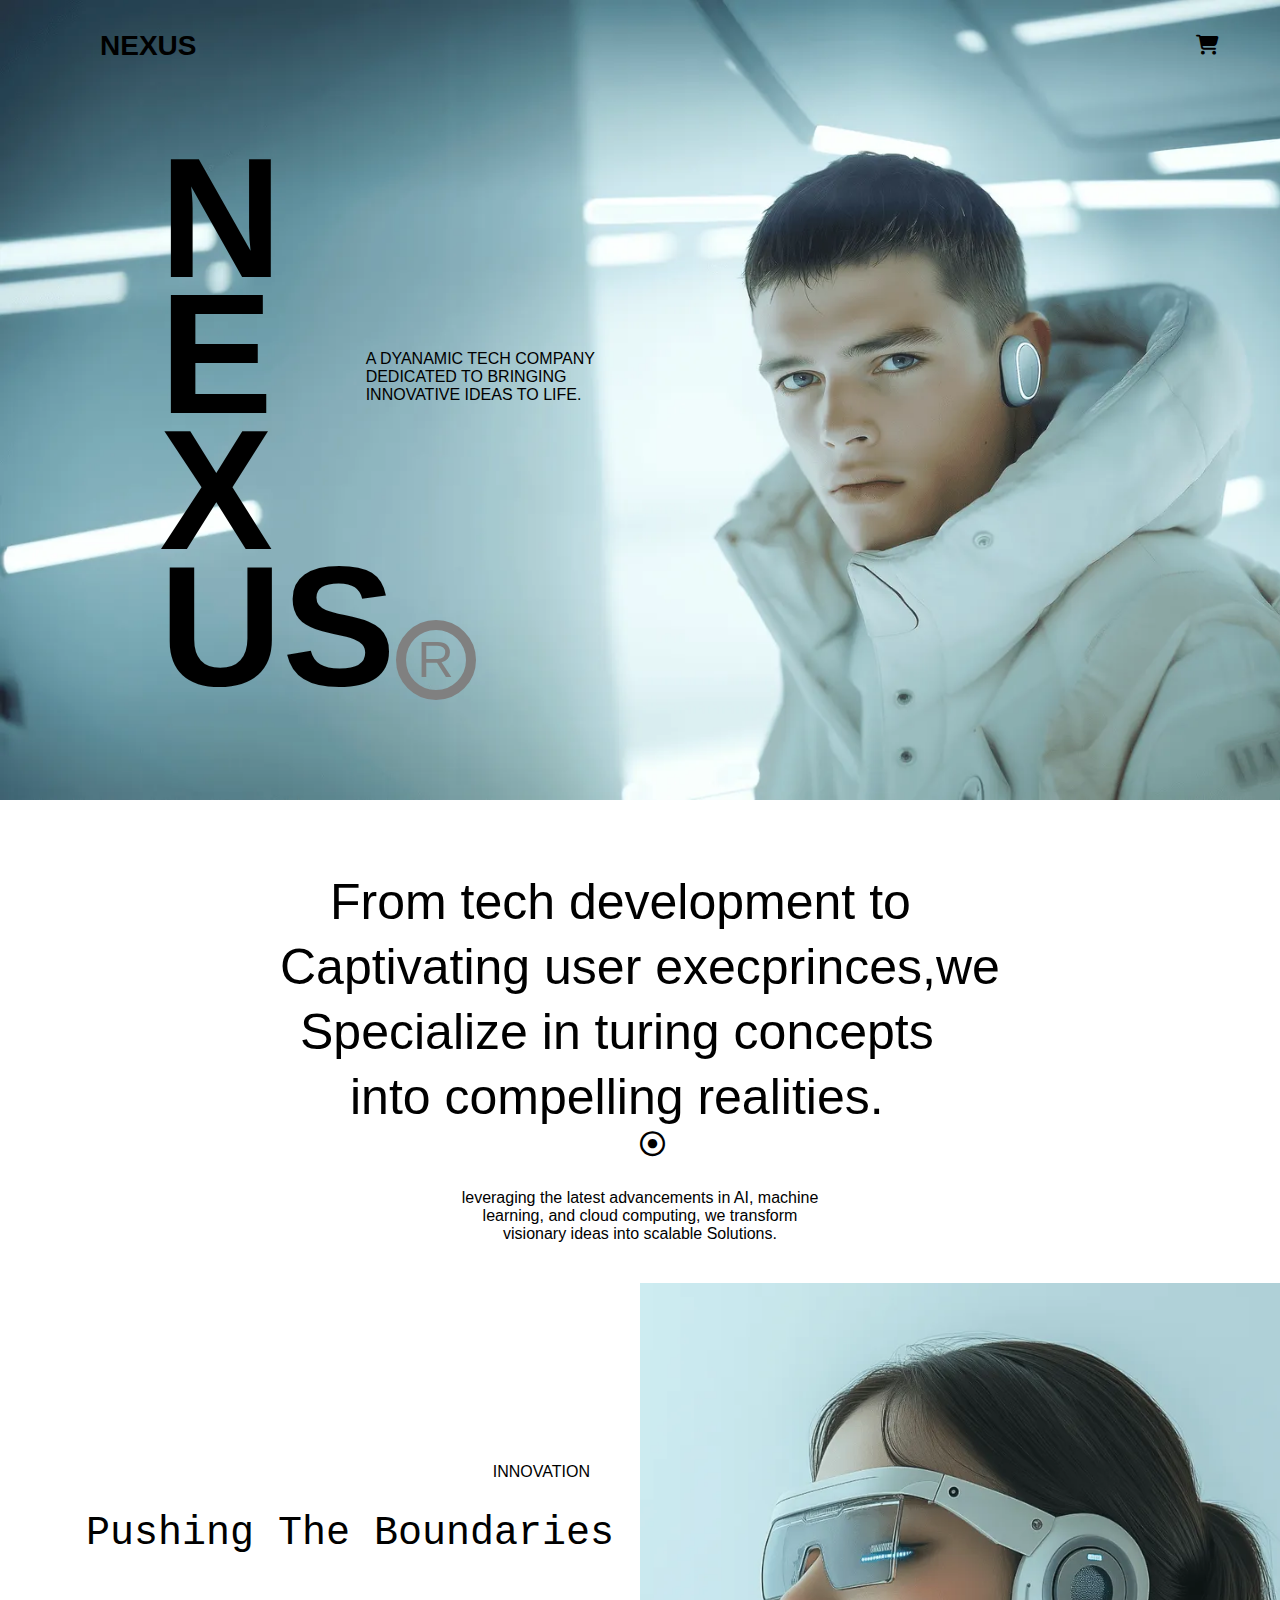
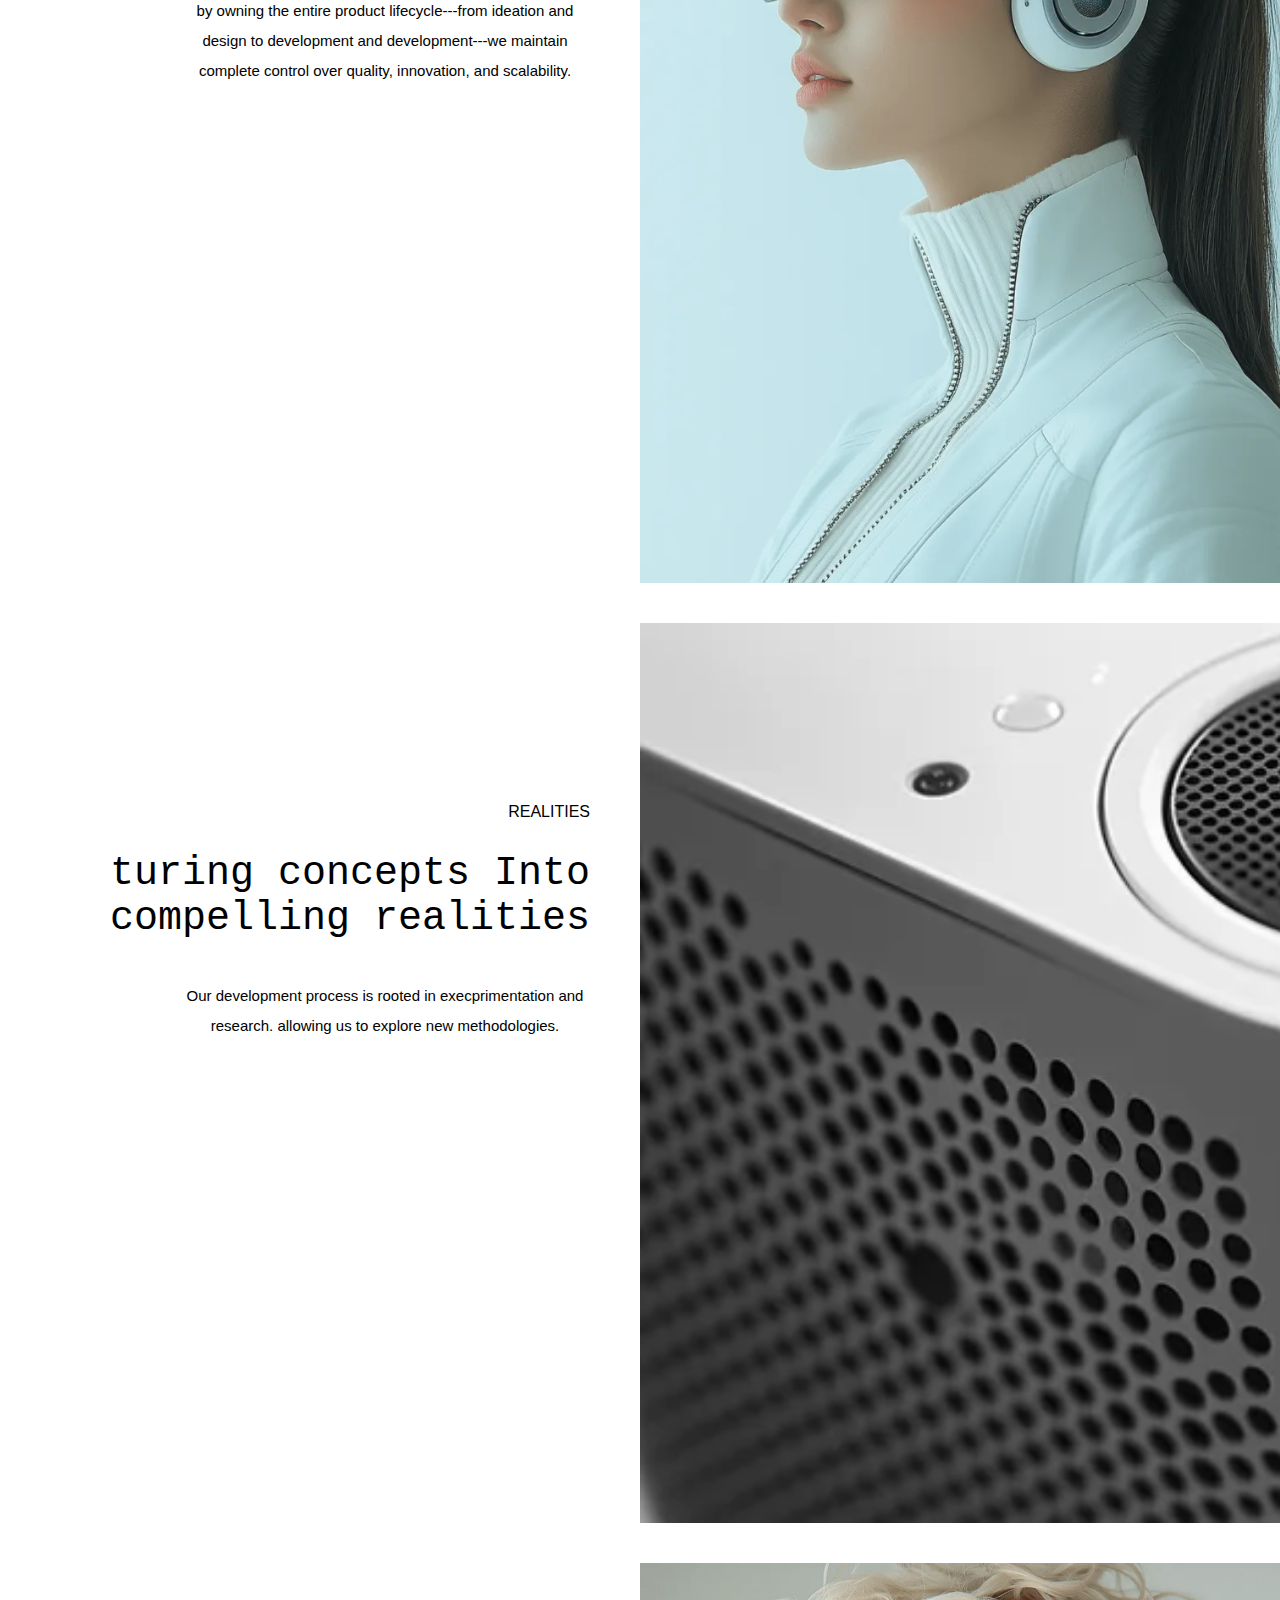
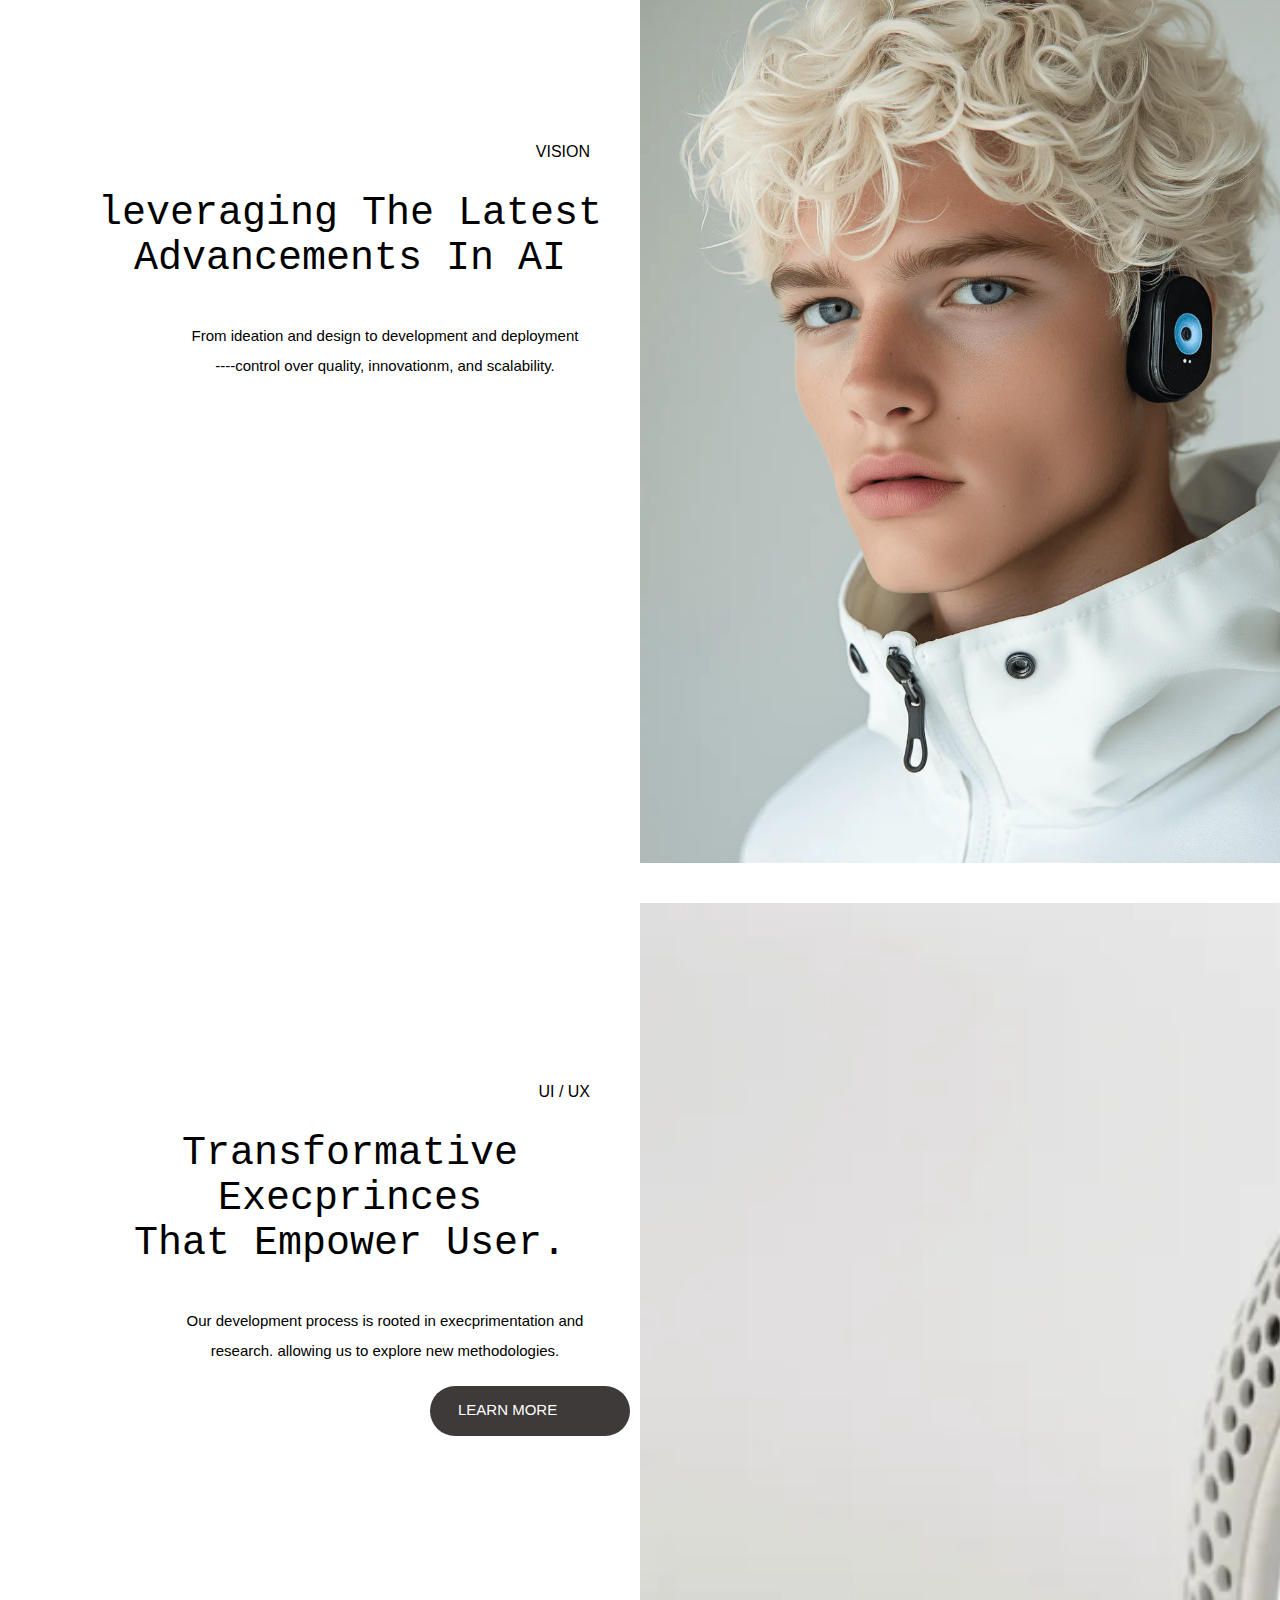
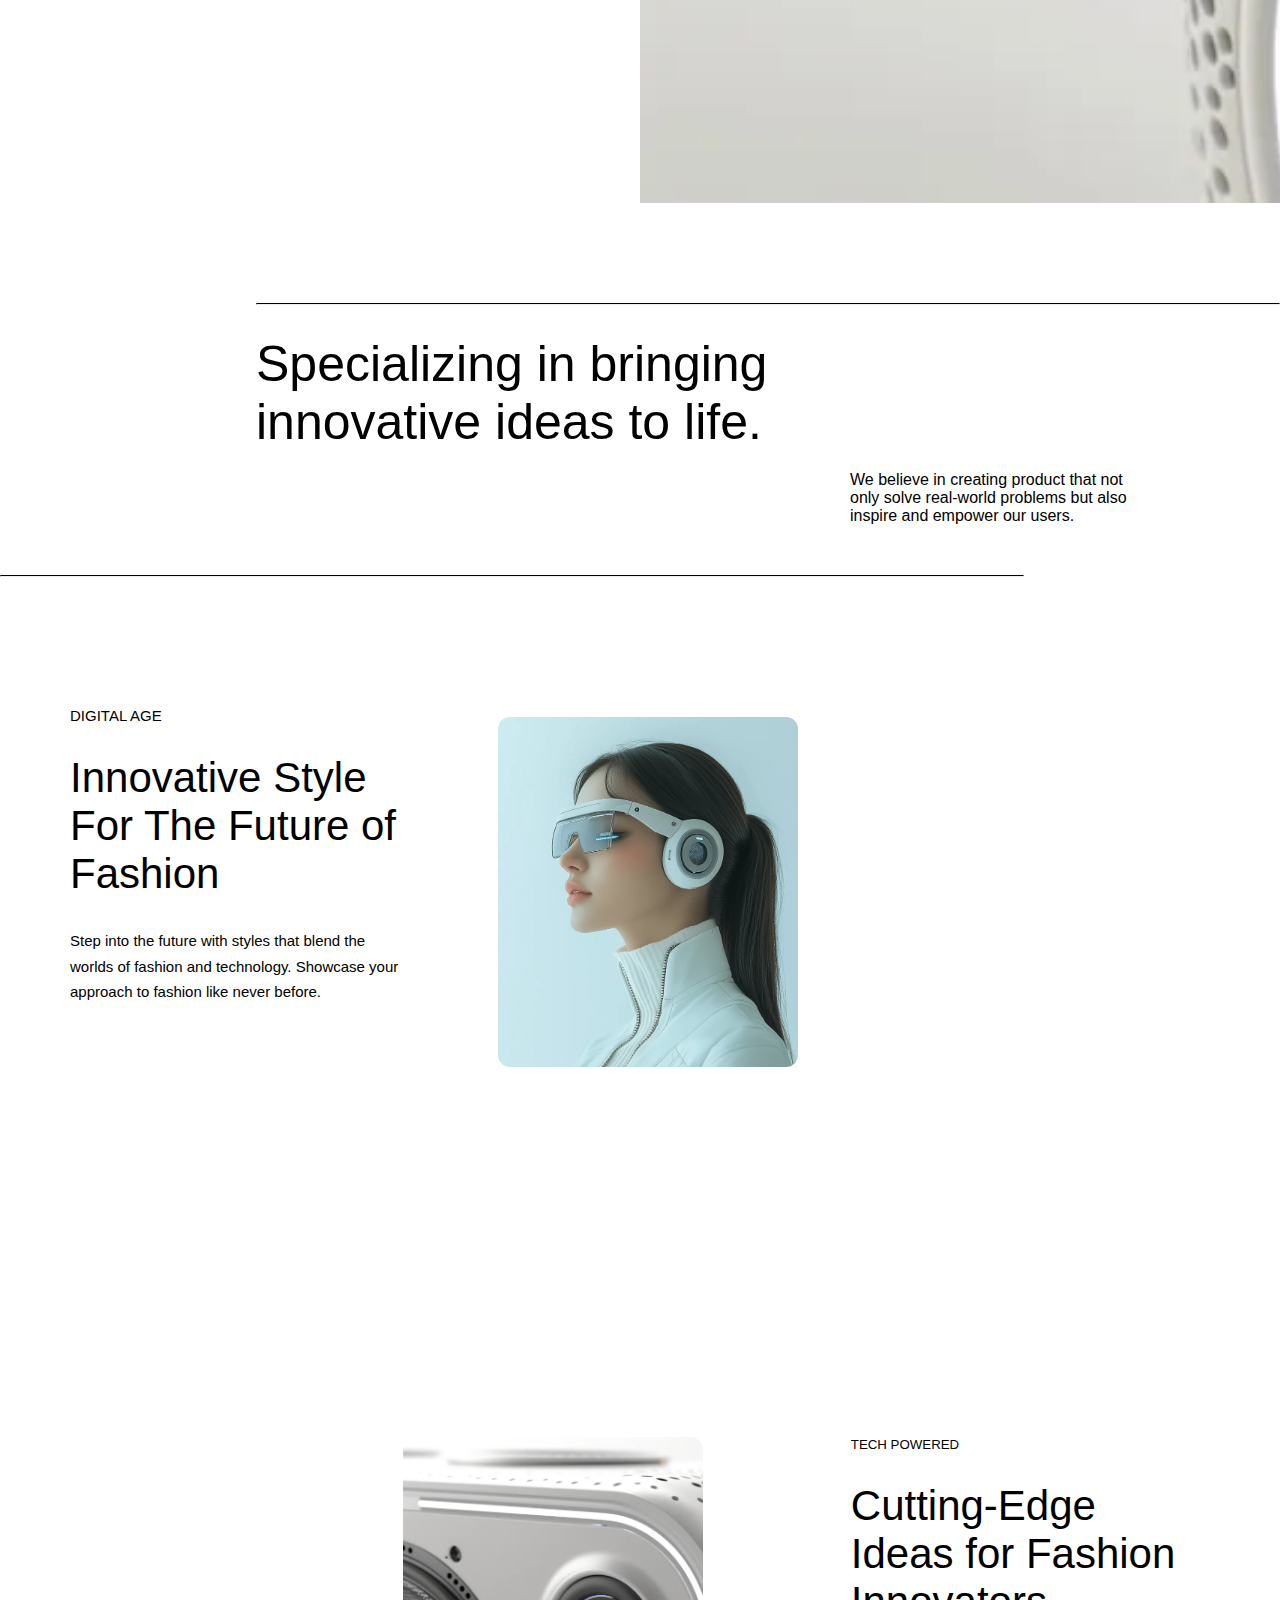
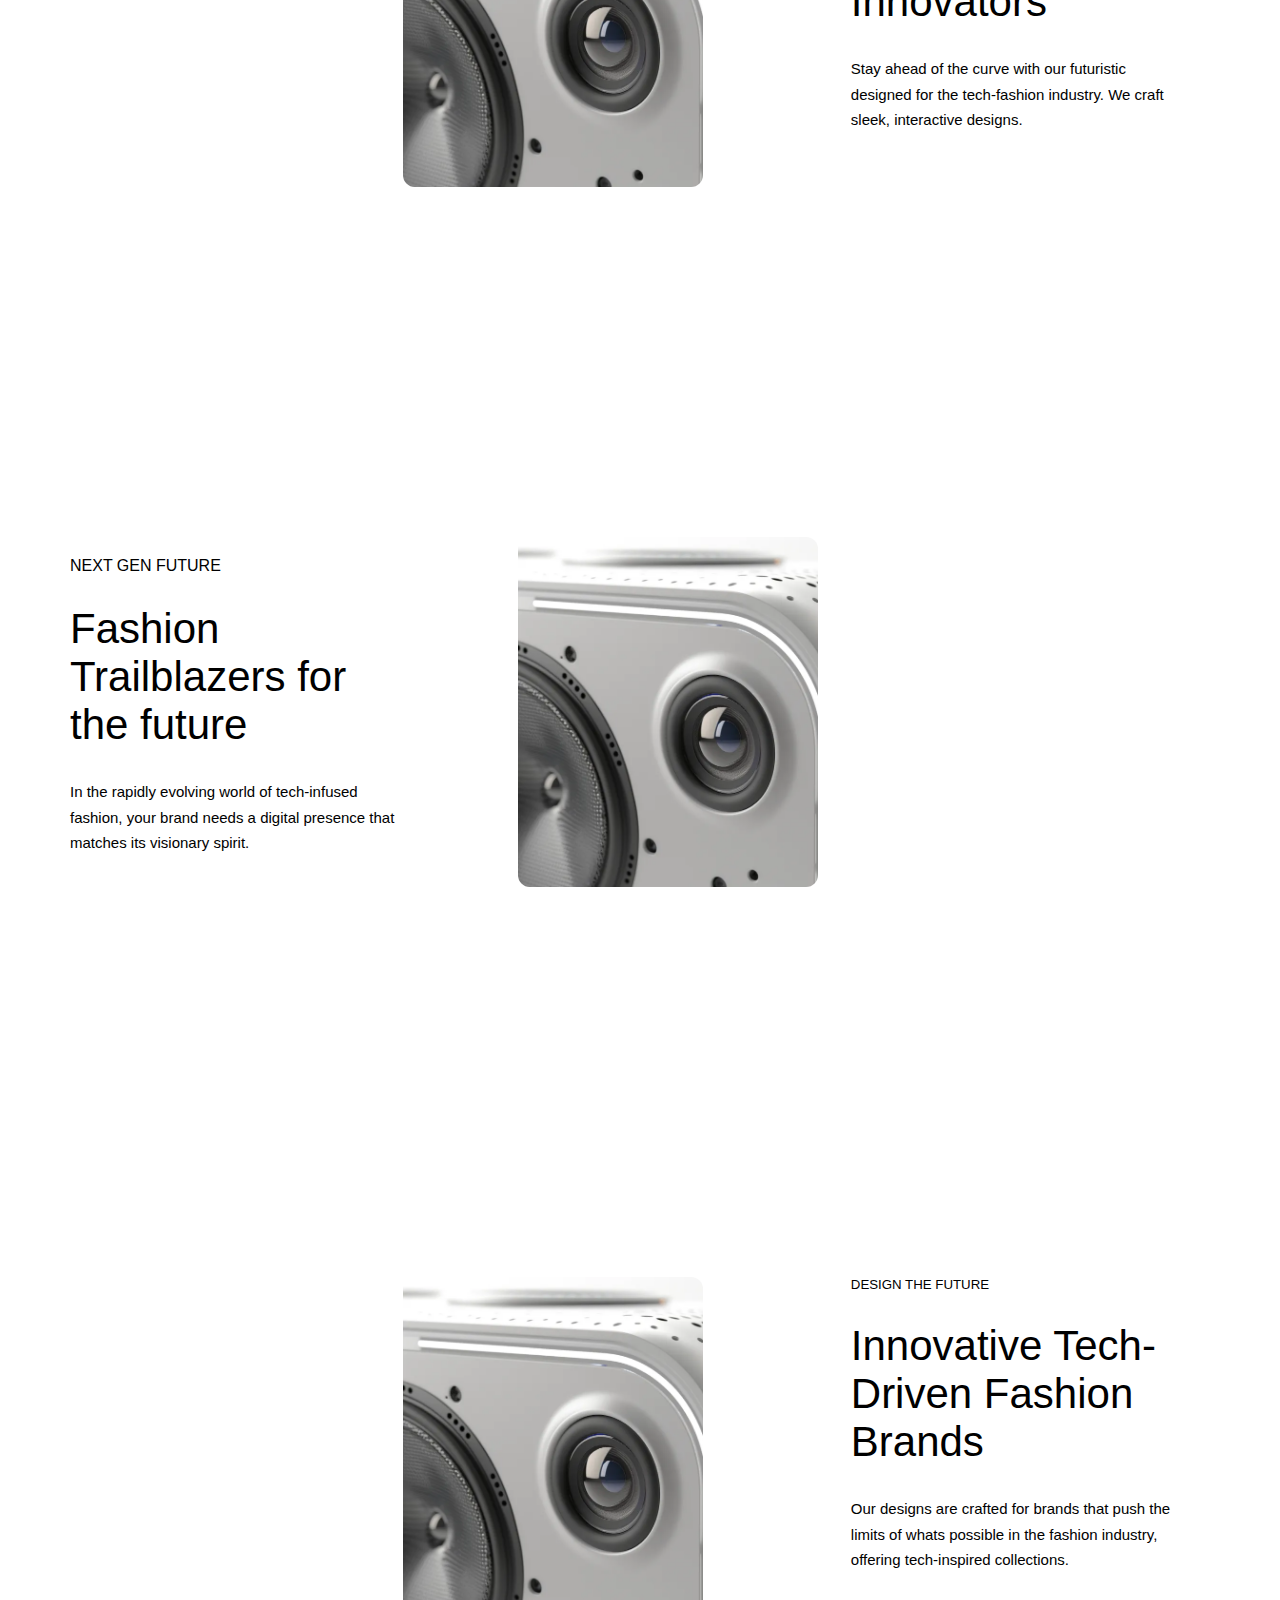
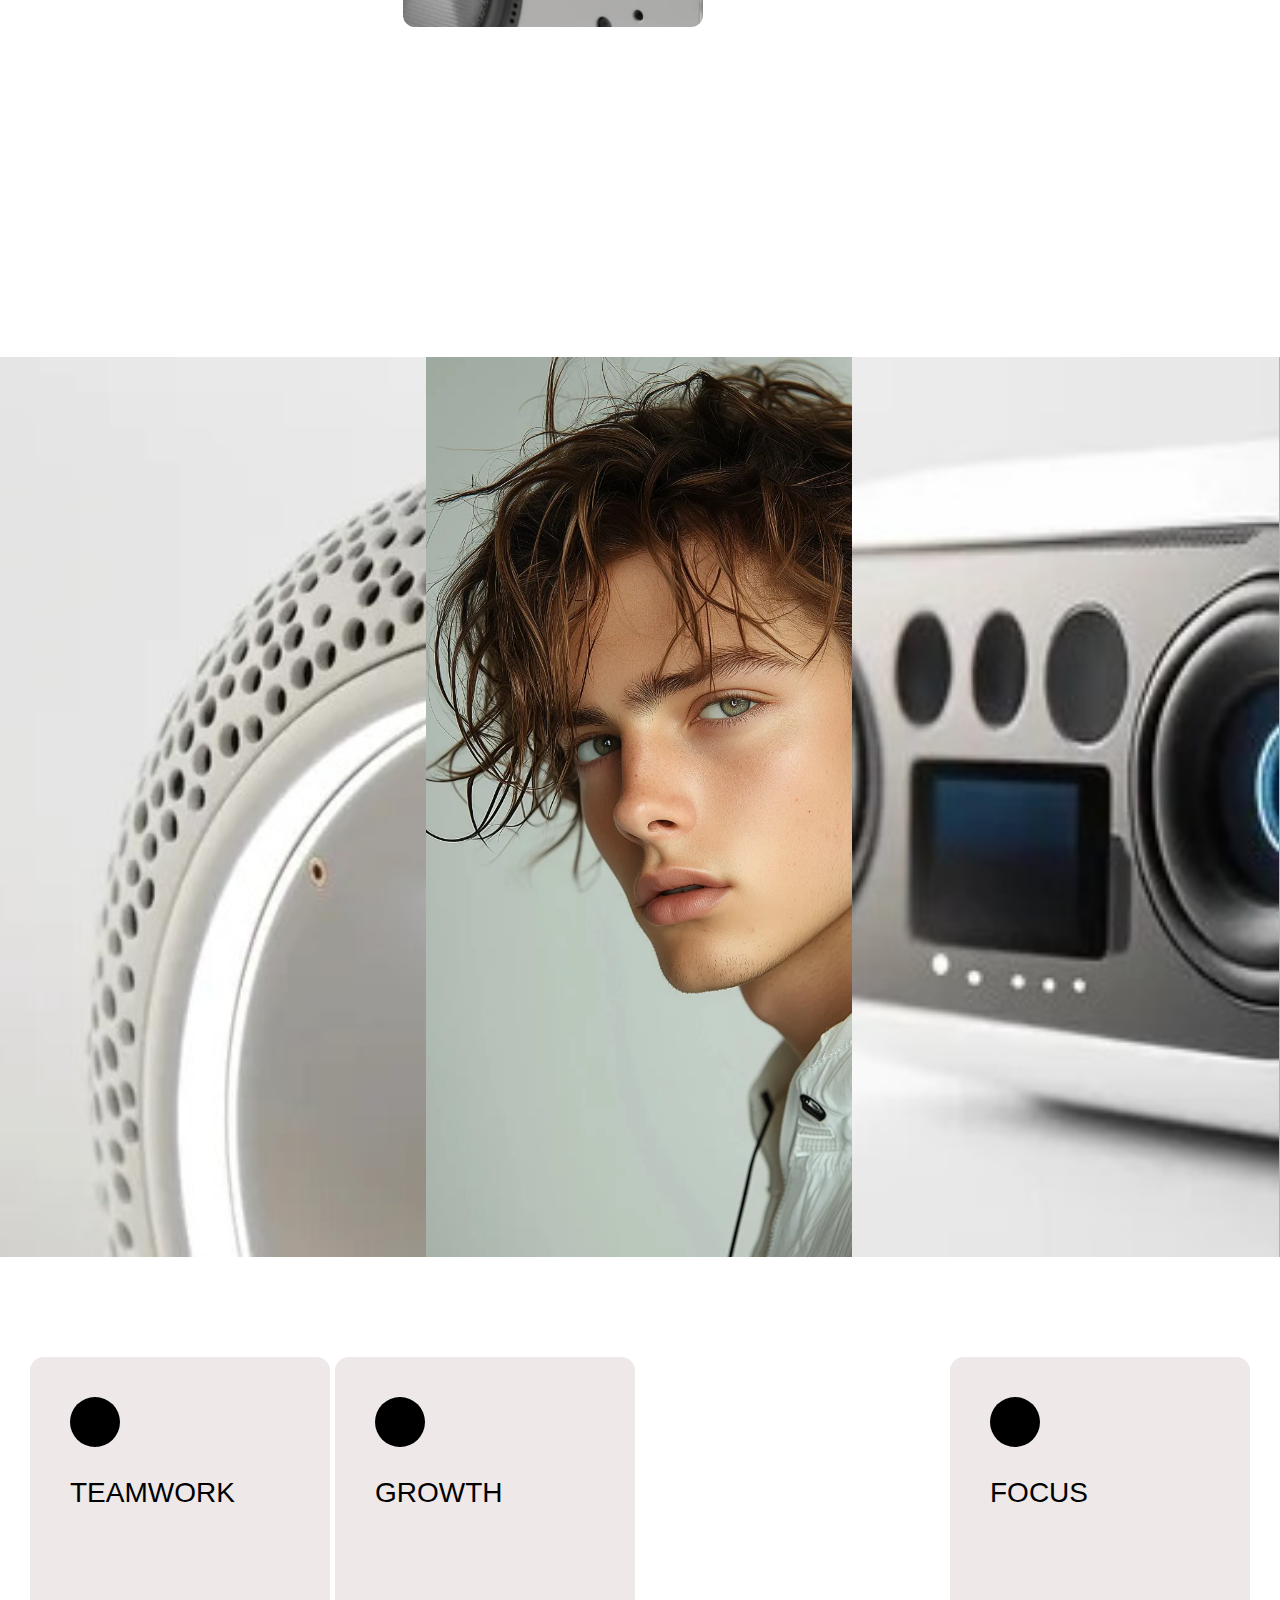
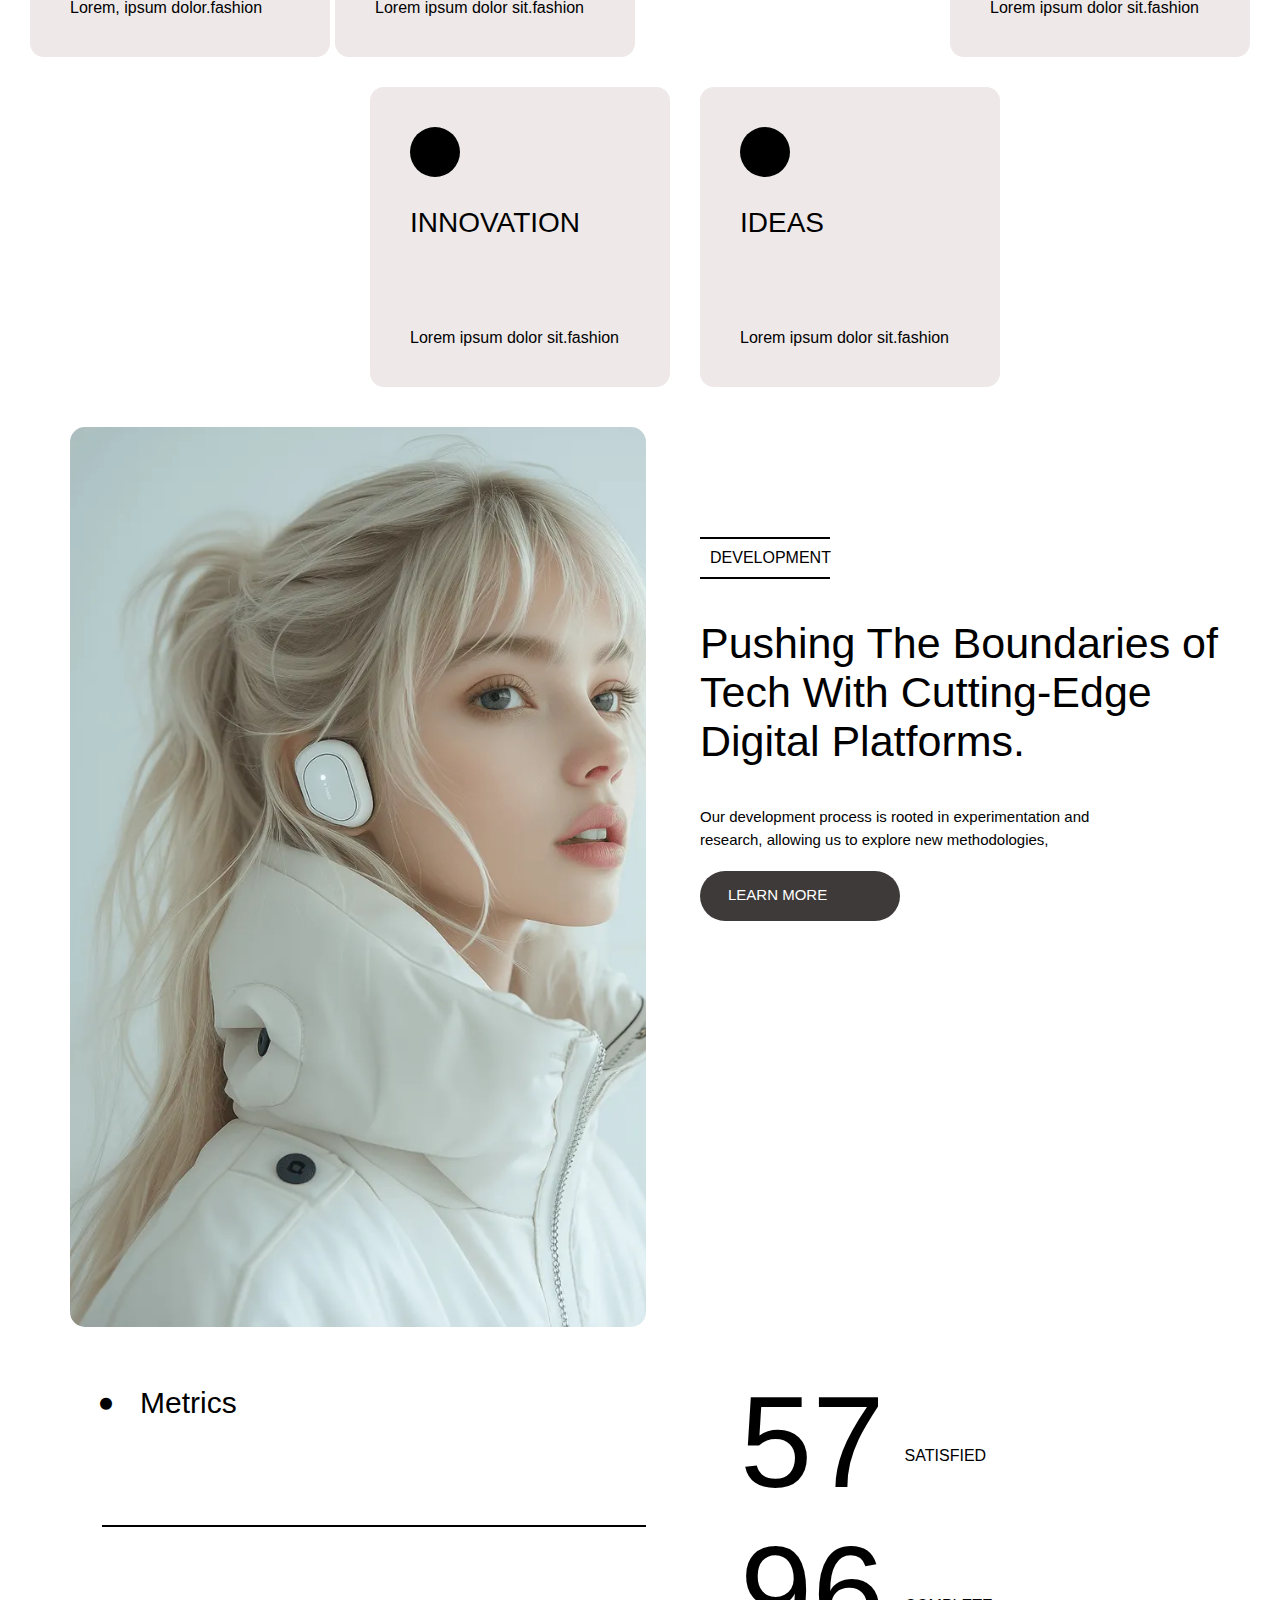
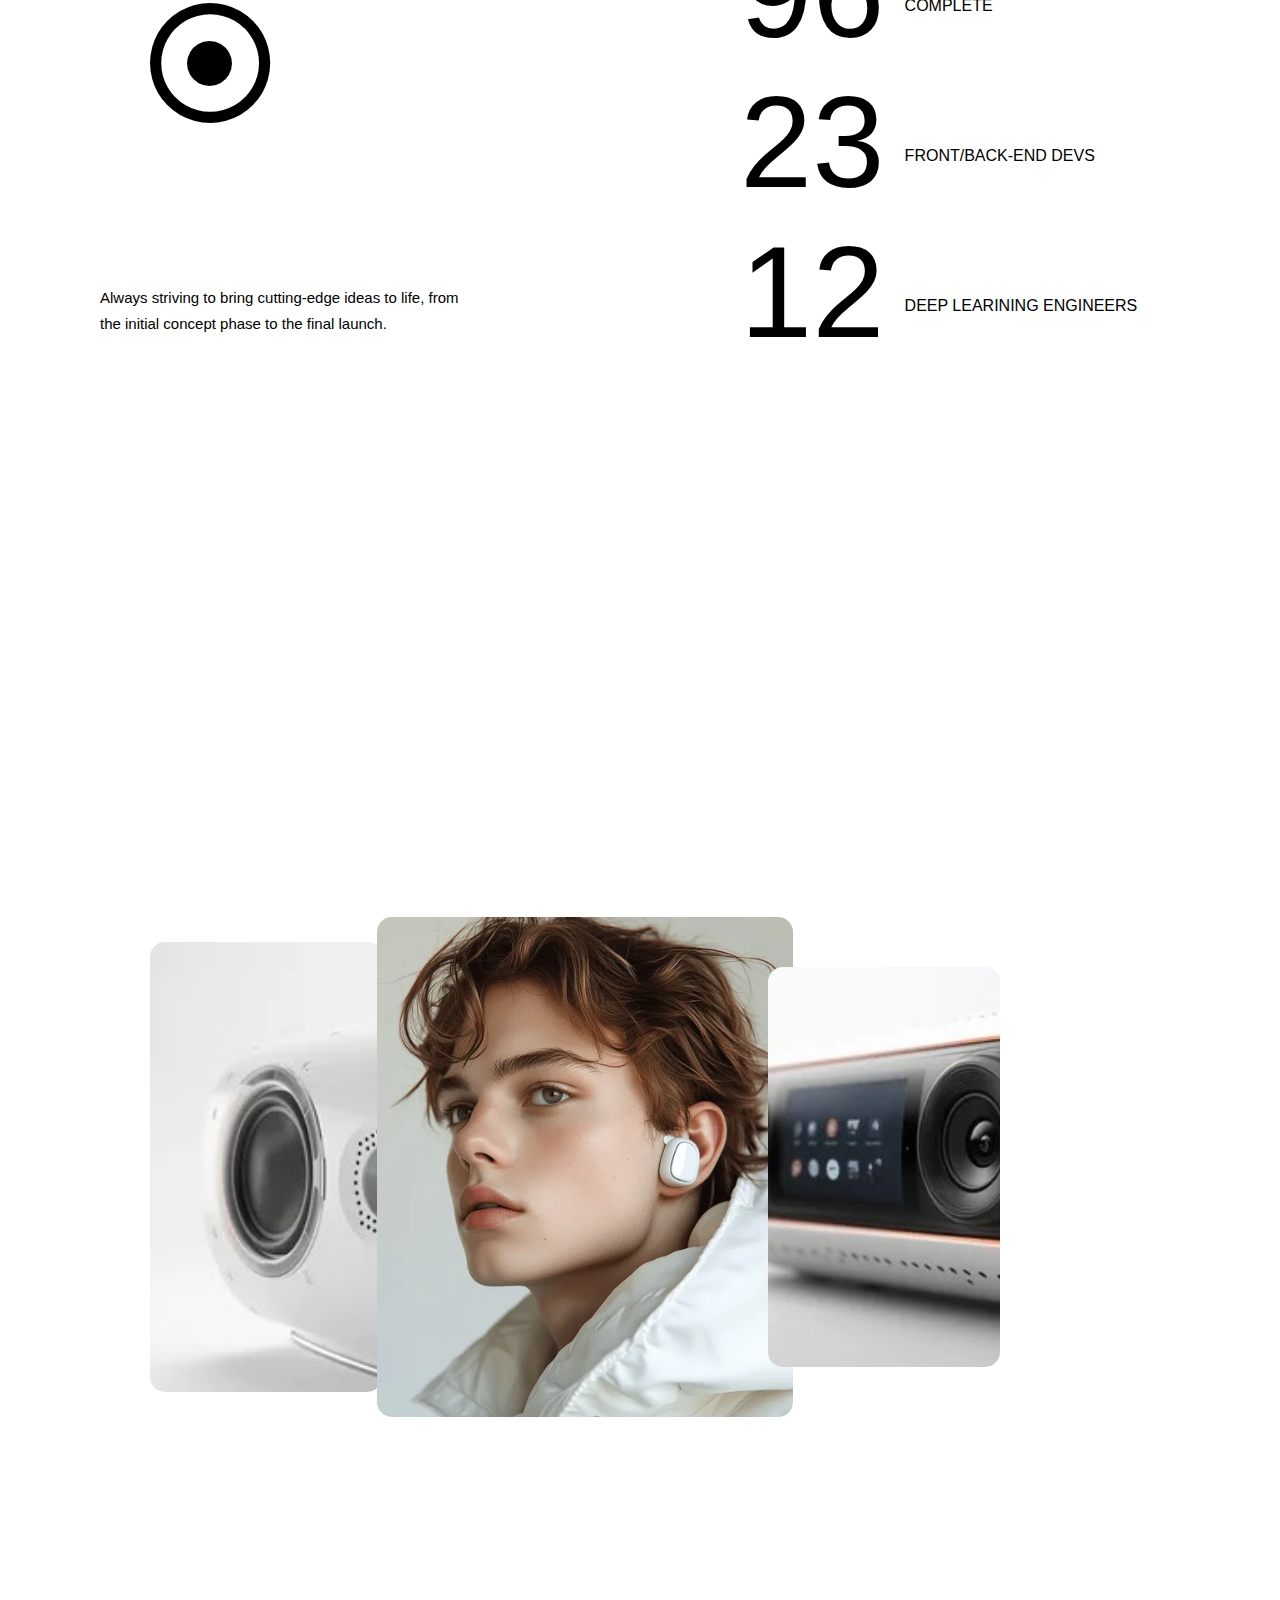
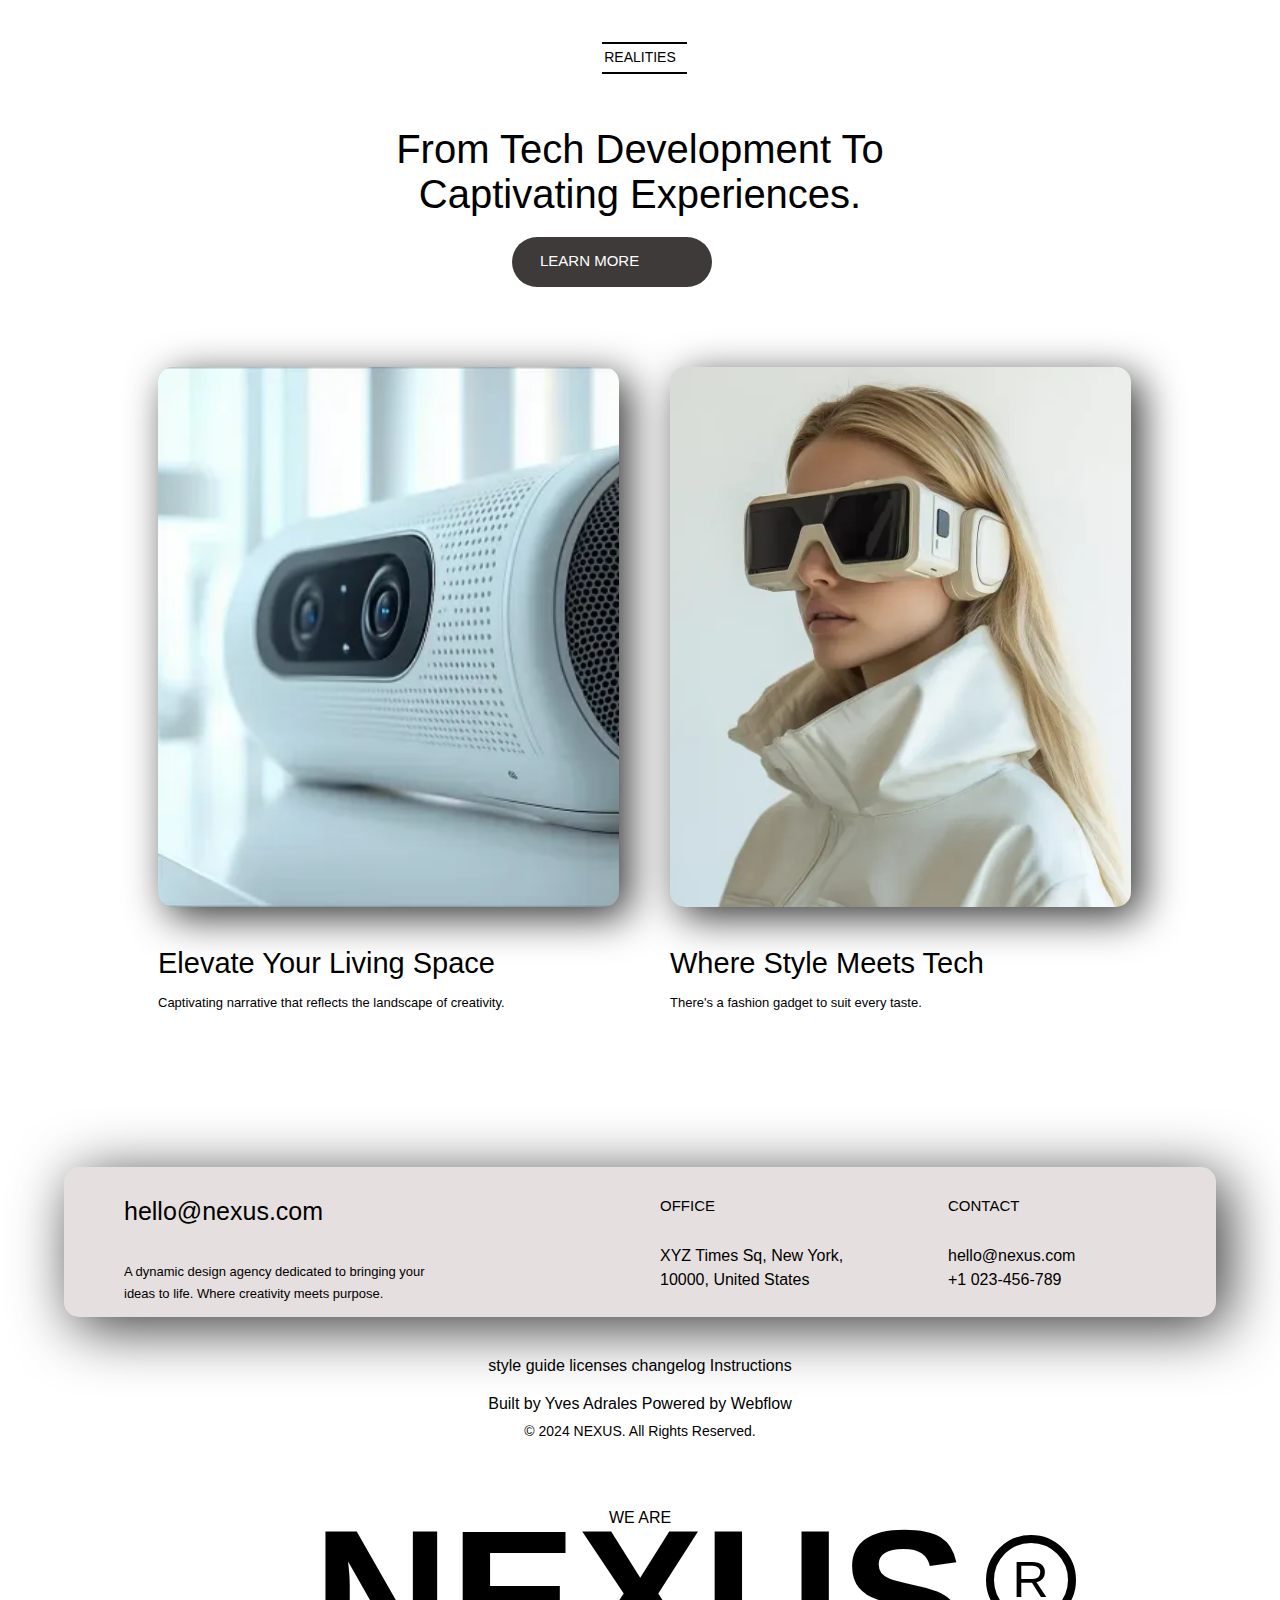
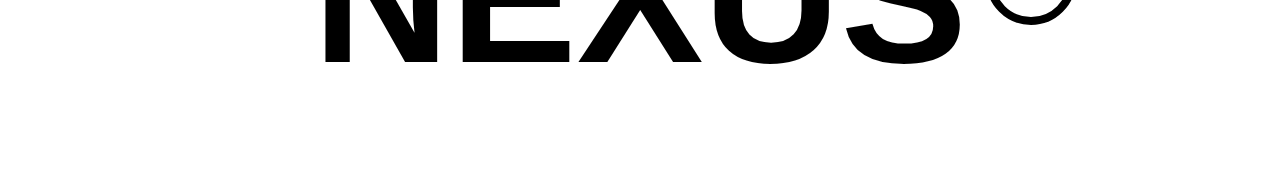
<file: NEXUS/index.html>
<!DOCTYPE html>
<html lang="en">
  <head>
    <meta charset="UTF-8" />
    <meta name="viewport" content="width=device-width, initial-scale=1.0" />
    <title>NEXUS</title>
    <link rel="stylesheet" href="style.css" />
    <link
      rel="stylesheet"
      href="https://cdnjs.cloudflare.com/ajax/libs/font-awesome/6.7.2/css/all.min.css"
      integrity="sha512-Evv84Mr4kqVGRNSgIGL/F/aIDqQb7xQ2vcrdIwxfjThSH8CSR7PBEakCr51Ck+w+/U6swU2Im1vVX0SVk9ABhg=="
      crossorigin="anonymous"
      referrerpolicy="no-referrer"
    />
  </head>

  <body>
    <div class="container">
      <a class="nuxus" href="">NEXUS</a>
      <a class="cart" href=""><i class="fa-solid fa-cart-shopping"></i></a>

      <div class="nexux2">
        <p>N</p>
        <p>E</p>
        <p>X</p>
        <p>US</p>
      </div>
      <div class="div">R</div>
      <div class="para">
        A DYANAMIC TECH COMPANY <br />
        DEDICATED TO BRINGING <br />INNOVATIVE IDEAS TO LIFE.
      </div>
    </div>

    <div class="details">
      <div class="p1">From tech development to</div>
      <div class="p2">Captivating user execprinces,we</div>
      <div class="p3">Specialize in turing concepts</div>
      <div class="p4">into compelling realities.</div>
    </div>

    <div class="dot"><i class="fa-regular fa-circle-dot"></i></div>

    <div class="details2">
      <div class="h1">leveraging the latest advancements in AI, machine</div>
      <div class="h1">learning, and cloud computing, we transform</div>
      <div class="h1">visionary ideas into scalable Solutions.</div>
    </div>

    <div class="hero-sec1">
      <div class="sec-right">
        <div class="inno">INNOVATION</div>
        <div class="head">Pushing The Boundaries</div>

        <div class="pushing">
          <div class="h2">
            by owning the entire product lifecycle---from ideation and
          </div>
          <div class="h2">
            design to development and development---we maintain
          </div>
          <div class="h2">
            complete control over quality, innovation, and scalability.
          </div>
        </div>
      </div>
      <div class="sec-left"></div>
    </div>

    <div class="hero-sec1">
      <div class="sec-right">
        <div class="inno">REALITIES</div>
        <div class="head">turing concepts Into <br />compelling realities</div>

        <div class="pushing">
          <div class="h2">
            Our development process is rooted in execprimentation and
          </div>
          <div class="h2">
            research. allowing us to explore new methodologies.
          </div>
        </div>
      </div>
      <div class="sec-left" style="background-image: url(img3.jpg)"></div>
    </div>

    <div class="hero-sec1">
      <div class="sec-right">
        <div class="inno">VISION</div>
        <div class="head">
          leveraging The Latest <br />
          Advancements In AI
        </div>

        <div class="pushing">
          <div class="h2">
            From ideation and design to development and deployment
          </div>
          <div class="h2">
            ----control over quality, innovationm, and scalability.
          </div>
        </div>
      </div>
      <div class="sec-left" style="background-image: url(img4.jpg)"></div>
    </div>

    <div class="hero-sec1">
      <div class="sec-right">
        <div class="inno">UI / UX</div>
        <div class="head">
          Transformative Execprinces <br />
          That Empower User.
        </div>

        <div class="pushing">
          <div class="h2">
            Our development process is rooted in execprimentation and
          </div>
          <div class="h2">
            research. allowing us to explore new methodologies.
          </div>
        </div>

        <div class="more">
          <a href="#">LEARN MORE</a>
          <!-- <div class="div"></div> -->
        </div>
      </div>
      <div class="sec-left" style="background-image: url(img5.jpg)"></div>
    </div>

    <hr class="line" style="width: 80%" />

    <div class="speci">
      <div class="bring">
        Specializing in bringing <br />
        innovative ideas to life.
      </div>

      <div class="p5">
        We believe in creating product that not <br />
        only solve real-world problems but also <br />inspire and empower our
        users.
      </div>
    </div>

    <hr class="line2" style="width: 80%" />

    <div class="digital">
      <div class="left1">
        <h6>DIGITAL AGE</h6>

        <div class="digiage">
          Innovative Style <br />For The Future of <br />
          Fashion
        </div>

        <div class="step">
          Step into the future with styles that blend the <br />worlds of
          fashion and technology. Showcase your <br />
          approach to fashion like never before.
        </div>
      </div>
      <div class="right1">
        <div class="photo1"></div>
      </div>
    </div>

    <div class="digital2">
      <div class="right2">
        <div class="photo2"></div>
      </div>
      <div class="left2">
        <h5>TECH POWERED</h5>

        <div class="digiage">
          Cutting-Edge <br />Ideas for Fashion <br />Innovators
        </div>

        <div class="step">
          Stay ahead of the curve with our futuristic <br />designed for the
          tech-fashion industry. We craft <br />sleek, interactive designs.
        </div>
      </div>
    </div>

    <div class="digital3">
      <div class="left3">
        <h4>NEXT GEN FUTURE</h4>
        <div class="digiage">
          Fashion <br />Trailblazers for <br />the future
        </div>

        <div class="step">
          In the rapidly evolving world of tech-infused <br />fashion, your
          brand needs a digital presence that <br />matches its visionary
          spirit.
        </div>
      </div>
      <div class="right3">
        <div class="photo3"></div>
      </div>
    </div>

    <div class="digital2">
      <div class="right2">
        <div class="photo2"></div>
      </div>
      <div class="left2">
        <h5>DESIGN THE FUTURE</h5>

        <div class="digiage">
          Innovative Tech- <br />Driven Fashion <br />Brands
        </div>

        <div class="step">
          Our designs are crafted for brands that push the <br />
          limits of whats possible in the fashion industry, <br />
          offering tech-inspired collections.
        </div>
      </div>
    </div>

    <div class="container2">
      <div class="left-side"></div>
      <div class="middle-side"></div>
      <div class="right-side"></div>
    </div>

    <div class="container3">
      <div class="box box1">
        <div class="circle"><i class="fa-light fa-circle-check"></i></div>
        <div class="p8">TEAMWORK</div>
        <div class="p9">Lorem, ipsum dolor.fashion</div>
      </div>

      <div class="box box2">
        <div class="circle2"></div>
        <div class="p8">GROWTH</div>
        <div class="p9">Lorem ipsum dolor sit.fashion</div>
      </div>

      <div class="box box3">
        <div class="circle3"></div>
        <div class="p8">FOCUS</div>
        <div class="p9">Lorem ipsum dolor sit.fashion</div>
      </div>
    </div>

    <div class="container4">
      <div class="box box1">
        <div class="circle2"></div>
        <div class="p8">INNOVATION</div>
        <div class="p9">Lorem ipsum dolor sit.fashion</div>
      </div>

      <div class="box box2">
        <div class="circle3"></div>
        <div class="p8">IDEAS</div>
        <div class="p9">Lorem ipsum dolor sit.fashion</div>
      </div>
    </div>

    <div class="container5">
      <div class="left-side2">
        <div class="img"></div>
      </div>

      <div class="right-side2">
        <hr class="line3" width="130px" />
        <div class="develo">DEVELOPMENT</div>
        <hr class="line4" width="130px" />
        <div class="with">
          Pushing The Boundaries of <br />
          Tech With Cutting-Edge <br />Digital Platforms.
        </div>
        <div class="our">
          Our development process is rooted in experimentation and <br />
          research, allowing us to explore new methodologies,
        </div>

        <div class="more1">LEARN MORE</div>
      </div>
    </div>

    <div class="container6">
      <div class="left-side3">
        <div class="blackdot"><i class="fa-solid fa-circle"></i></div>
        <div class="metrics">Metrics</div>
        <hr class="line5" width="85%" />
        <div class="circle-dot"><i class="fa-regular fa-circle-dot"></i></div>

        <div class="always">
          Always striving to bring cutting-edge ideas to life, from <br />the
          initial concept phase to the final launch.
        </div>
      </div>
      <div class="right-side3">
        <div class="num">
          <div class="h10">57</div>
          <div class="h11">SATISFIED</div>
        </div>

        <div class="num">
          <div class="h10">96</div>
          <div class="h11">COMPLETE</div>
        </div>

        <div class="num">
          <div class="h10">23</div>
          <div class="h11">FRONT/BACK-END DEVS</div>
        </div>

        <div class="num">
          <div class="h10">12</div>
          <div class="h11">DEEP LEARINING ENGINEERS</div>
        </div>
      </div>
    </div>

    <div class="container7">
      <div class="box1"></div>
      <div class="box2"></div>
      <div class="box3"></div>
    </div>

    <hr class="realline" width="85px" />
    <div class="real">REALITIES</div>
    <hr class="realline2" width="85px" />

    <div class="Tech">
      From Tech Development To <br />Captivating Experiences.
    </div>

    <div class="more2">LEARN MORE</div>

    <div class="container8">
      <div class="left-side4">
        <div class="music"></div>
        <div class="spac">Elevate Your Living Space</div>
        <div class="that">
          Captivating narrative that reflects the landscape of creativity.
        </div>
      </div>
      <div class="right-side4">
        <div class="style"></div>
        <div class="meets">Where Style Meets Tech</div>
        <div class="taste">There's a fashion gadget to suit every taste.</div>
      </div>
    </div>

    <div class="hello">
      <div class="left-div">
        <div class="nexus">hello@nexus.com</div>
        <div class="dynamic">
          A dynamic design agency dedicated to bringing your <br />ideas to
          life. Where creativity meets purpose.
        </div>
      </div>

      <div class="middle-div">
        <div class="office">OFFICE</div>
        <div class="xyz">
          XYZ Times Sq, New York, <br />
          10000, United States
        </div>
      </div>

      <div class="right-div">
        <div class="contact">CONTACT</div>
        <div class="cont">
          hello@nexus.com <br />
          +1 023-456-789
        </div>
      </div>
    </div>

    <div class="guide">style guide licenses changelog Instructions</div>
    <div class="built">Built by Yves Adrales Powered by Webflow</div>
    <div class="all">© 2024 NEXUS. All Rights Reserved.</div>

    <div class="we">WE ARE</div>

    <div class="wenexus">NEXUS</div>
    <div class="divr">R</div>
  </body>
</html>
</file>
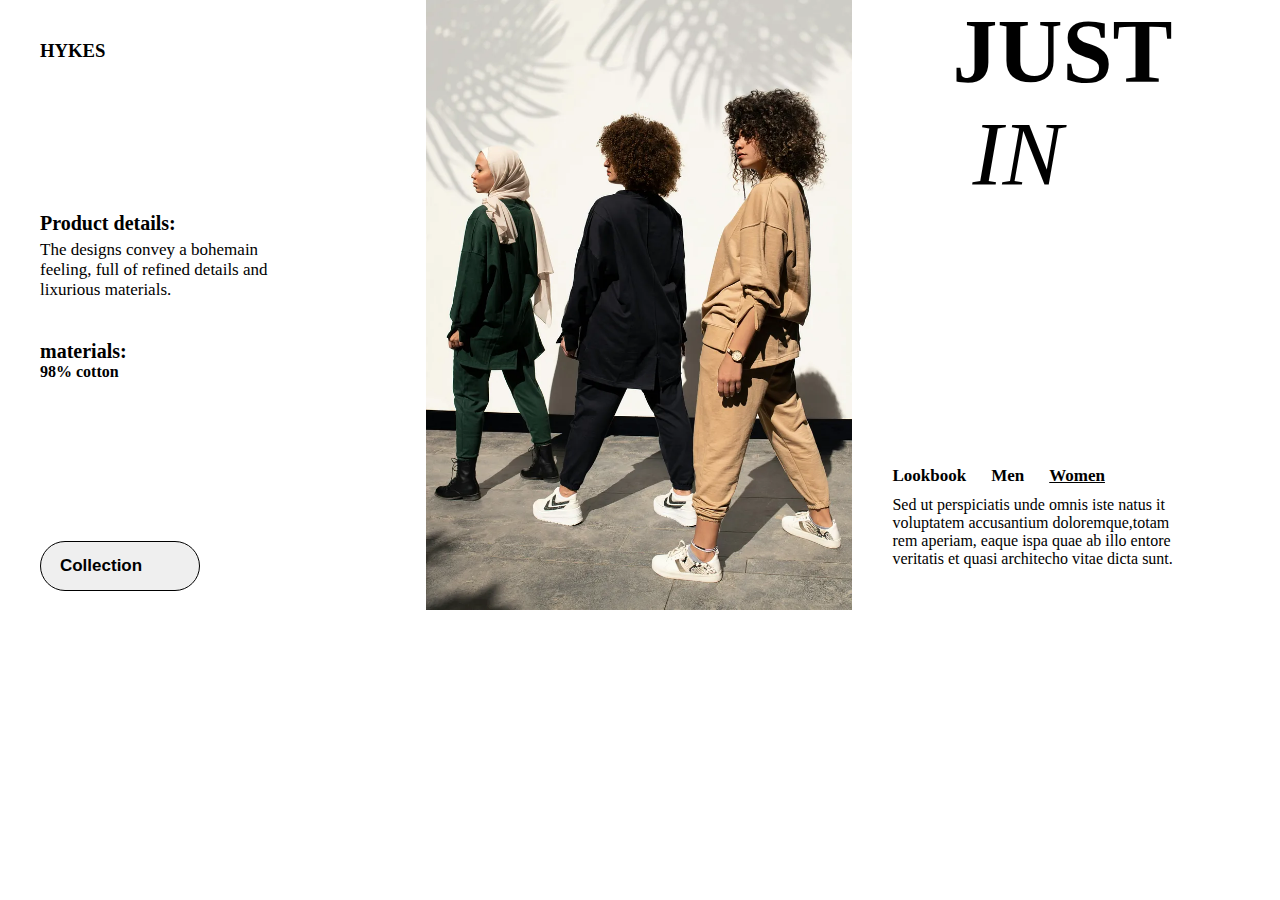
<file: NEXUS/JUSTIN/index.html>
<!DOCTYPE html>
<html lang="en">
  <head>
    <meta charset="UTF-8" />
    <meta name="viewport" content="width=device-width, initial-scale=1.0" />
    <title>JUSTIN</title>
    <link
      rel="stylesheet"
      href="https://cdnjs.cloudflare.com/ajax/libs/font-awesome/6.6.0/css/all.min.css"
      integrity="sha512-Kc323vGBEqzTmouAECnVceyQqyqdsSiqLQISBL29aUW4U/M7pSPA/gEUZQqv1cwx4OnYxTxve5UMg5GT6L4JJg=="
      crossorigin="anonymous"
      referrerpolicy="no-referrer"
    />
    <link rel="stylesheet" href="style.css" />
  </head>

  <body>
    <div class="container">
      <div class="hero-left">
        <h3 class="heading">HYKES</h3>
        <h4>Product details:</h4>
        <p class="details">
          The designs convey a bohemain <br />
          feeling, full of refined details and <br />
          lixurious materials.
        </p>
        <h2>materials:</h2>
        <p class="par">98% cotton</p>
        <button>
          <div class="colle">Collection</div>
          <i class="fa-solid fa-arrow-right icon"></i>
        </button>
      </div>
      <div class="hero-middle">
        <img src="./img.png.png" alt="" />
      </div>
      <div class="hero-right">
        <h1>JUST</h1>
        <p class="in"><i class="fa-solid fa-asterisk"> IN</i></p>

        <ul>
          <li><a href="#">Lookbook</a></li>
          <li><a href="#">Men</a></li>
          <li><a href="#" class="women">Women</a></li>
        </ul>

        <p class="para1">
          Sed ut perspiciatis unde omnis iste natus it <br />
          voluptatem accusantium doloremque,totam <br />
          rem aperiam, eaque ispa quae ab illo entore <br />
          veritatis et quasi architecho vitae dicta sunt.
        </p>
      </div>
    </div>
  </body>
</html>
</file>
<file: NEXUS/style.css>
* {
  padding: 0;
  margin: 0;
  box-sizing: border-box;
}

body {
  font-family: Verdana, Geneva, Tahoma, sans-serif;
}

.container {
  width: 100vw;
  height: 800px;
  background-color: gray;
  background-image: url(img1.jpg);
  background-size: cover;
  display: flex;
}

.nuxus {
  text-decoration: none;
  font-size: 28px;
  color: black;
  font-weight: 700;
  position: relative;
  top: 30px;
  left: 100px;
}

.cart {
  color: black;
  font-size: 20px;
  position: relative;
  top: 34px;
  left: 1100px;
}

p {
  font-size: 170px;
  font-weight: 900;
  line-height: 0.8;
  position: relative;
  top: 150px;
  left: 40px;
}

.div {
  width: 80px;
  height: 80px;
  border: 10px solid grey;
  border-radius: 50%;
  display: flex;
  justify-content: center;
  align-items: center;
  font-size: 50px;
  color: gray;
  position: relative;
  top: 620px;
  left: 40px;
}

.para {
  position: relative;
  top: 350px;
  right: 70px;
}

.details {
  position: relative;
  left: 300px;
  top: 70px;
  font-size: 50px;
  line-height: 1.3;
}

.details .p1 {
  padding-left: 30px;
}

.p2 {
  position: relative;
  right: 20px;
}

.p4 {
  padding-left: 50px;
}

.dot {
  position: relative;
  left: 50%;
  top: 70px;
  font-size: 25px;
}

.details2 {
  text-align: center;
  padding-top: 100px;
}

/* hero-sec */

.hero-sec1 {
  width: 100vw;
  height: 100vh;
  margin-top: 40px;
  /* background-color: gray; */
  display: flex;
}

.sec-right {
  width: 50%;
  height: 100vh;
  /* background-color: aqua; */
  /* border: 1px solid black; */
}

.inno {
  text-align: end;
  padding-right: 50px;
  padding-top: 180px;
  /* border: 1px solid black; */
}

.head {
  text-align: center;
  font-size: 40px;
  font-family: "Courier New", Courier, monospace;
  font-weight: 200;
  padding-left: 60px;
  padding-top: 30px;
}

.pushing {
  text-align: center;
  padding-top: 40px;
  padding-left: 130px;
  font-size: 15px;
}

.h2 {
  line-height: 2;
}

.more {
  width: 200px;
  height: 50px;
  background-color: rgb(63, 58, 58);
  border-radius: 25px;
  color: #fff;
  font-size: 15px;
  padding-top: 15px;
  padding-left: 28px;
  margin-left: 430px;
  margin-top: 20px;
  display: flex;
}

.more a {
  color: white;
  text-decoration: none;
}

/* .div {
    width: 40px;
    height: 40px;
    background-color: #fff;
    border: 1px solid red;
    border-radius: 50%;
    position: relative;
} */

.sec-left {
  width: 50%;
  height: 100vh;
  /* background-color: blueviolet; */
  background-image: url(img2.jpg);
  background-size: cover;
}

.line {
  margin-top: 100px;
  margin-left: 20%;
  border-top: 1px solid black;
}

.bring {
  font-size: 50px;
  padding-top: 30px;
  padding-left: 20%;
}

.p5 {
  padding-left: 850px;
  padding-top: 20px;
}

.line2 {
  margin-top: 50px;
  margin-right: 20%;
  border-top: 1px solid black;
}

.digital {
  width: 70%;
  height: 80vh;
  /* background-color: gray; */
  /* border: 1px solid black; */
  margin-top: 70px;
  display: flex;
}

.left1 {
  width: 50%;
  height: 80vh;
  /* background-color: aqua; */
}

h6 {
  padding-left: 70px;
  padding-top: 60px;
  font-size: 15px;
  font-weight: 100;
}

.digiage {
  font-size: 42px;
  font-weight: 100;
  padding-left: 70px;
  padding-top: 30px;
}

.step {
  padding-left: 70px;
  padding-top: 30px;
  font-size: 15px;
  line-height: 1.7;
}

.right1 {
  width: 50%;
  height: 80vh;
  /* background-color: blueviolet; */
  /* background-size: cover; */
}

.photo1 {
  width: 300px;
  height: 350px;
  /* background-color: green; */
  margin: 50px;
  margin-top: 70px;
  border-radius: 12px;
  background-image: url(img2.jpg);
  background-size: cover;
}

.digital2 {
  width: 70%;
  height: 80vh;
  /* border: 1px solid black; */
  /* background-color: darkviolet; */
  display: flex;
  margin-left: 26%;
}

.left2 {
  width: 50%;
  height: 80vh;
  /* background-color: cadetblue; */
  /* border: 1px solid black; */
}

.right2 {
  width: 50%;
  height: 80vh;
  /* background-color: brown; */
}

h5 {
  font-weight: 100;
  padding-top: 70px;
  padding-left: 70px;
}

.photo2 {
  width: 300px;
  height: 350px;
  margin-top: 70px;
  border-radius: 12px;
  background-image: url(img7.jpg);
  background-size: cover;
  margin-left: 70px;
}

.digital3 {
  width: 70%;
  height: 80vh;
  /* background-color: aqua; */
  display: flex;
}

.left3 {
  width: 50%;
  height: 80vh;
  /* background-color: brown; */
}

h4 {
  font-weight: 100;
  padding-top: 70px;
  padding-left: 70px;
}

.right3 {
  width: 50%;
  height: 80vh;
  /* background-color: chocolate; */
}

.photo3 {
  width: 300px;
  height: 350px;
  border-radius: 12px;
  background-image: url(img8.jpg);
  background-size: cover;
  margin-top: 50px;
  margin-left: 70px;
}

.container2 {
  width: 100%;
  height: 100vh;
  background-color: aqua;
  display: flex;
  margin-top: 30px;
}

.left-side {
  width: 33.3%;
  height: 100vh;
  background-color: cadetblue;
  background-image: url(img9.jpg);
  background-size: cover;
}

.middle-side {
  width: 33.3%;
  height: 100vh;
  background-color: yellowgreen;
  background-image: url(img10.jpg);
  background-size: cover;
}

.right-side {
  width: 33.34%;
  height: 100vh;
  background-color: tomato;
  background-image: url(img11.jpg);
  background-size: cover;
}

.container3 {
  width: 100%;
  height: 340px;
  margin-top: 80px;
  /* background-color: aqua; */
  /* border: 1px solid black; */
  display: flex;
  justify-content: space-around;
  align-items: center;
}

.box {
  width: 300px;
  height: 300px;
  background-color: rgb(238, 232, 232);
  border-radius: 14px;
}

.box1 {
  margin-right: 200px;
}

.circle {
  width: 50px;
  height: 50px;
  border-radius: 50%;
  background-color: black;
  margin-left: 40px;
  margin-top: 40px;
  color: white;
}

.box2 {
  position: relative;
  right: 255px;
}

.circle2 {
  width: 50px;
  height: 50px;
  border-radius: 50%;
  background-color: black;
  margin-left: 40px;
  margin-top: 40px;
  color: white;
}

.circle3 {
  width: 50px;
  height: 50px;
  border-radius: 50%;
  background-color: black;
  margin-left: 40px;
  margin-top: 40px;
  color: white;
}

.p8 {
  padding-left: 40px;
  padding-top: 30px;
  font-size: 28px;
}

.p9 {
  padding-top: 90px;
  padding-left: 40px;
}

.container4 {
  width: 100%;
  height: 340px;
  margin-top: 10px;
  /* background-color: aqua; */
  /* border: 1px solid black; */
  display: flex;
  /* justify-content: center; */
  /* align-items: center; */
}

.container4 .box1 {
  margin-left: 370px;
  width: 300px;
}

.container4 .box2 {
  position: relative;
  right: 170px;
  width: 300px;
}

.container5 {
  width: 100vw;
  height: 100vh;
  /* background-color: aqua; */
  display: flex;
  /* border: 1px solid black; */
}

.left-side2 {
  width: 50%;
  height: 100vh;
  /* background-color: grey; */
}

.img {
  width: 90%;
  height: 100vh;
  /* background-color: blue; */
  margin-left: 70px;
  background-image: url(img12.jpg);
  background-size: cover;
  border-radius: 15px;
}

.right-side2 {
  width: 50%;
  height: 100vh;
  /* background-color: teal; */
}

.develo {
  /* font-size: 30px; */
  padding-left: 70px;
  padding-top: 120px;
}

.line3 {
  border: 0.5px solid black;
  position: relative;
  top: 110px;
  left: 60px;
}

.line4 {
  border: 1px solid black;
  position: relative;
  left: 60px;
  top: 10px;
}

.with {
  font-size: 43px;
  margin-left: 60px;
  margin-top: 50px;
  font-size: 100;
}

.our {
  padding-left: 60px;
  padding-top: 40px;
  line-height: 1.5;
  font-size: 15px;
}

.more1 {
  width: 200px;
  height: 50px;
  background-color: rgb(63, 58, 58);
  border-radius: 25px;
  color: #fff;
  font-size: 15px;
  padding-top: 15px;
  padding-left: 28px;
  margin-left: 60px;
  margin-top: 20px;
  display: flex;
}

.container6 {
  width: 100%;
  height: 100vh;
  /* background-color: gray; */
  margin-top: 40px;
  display: flex;
}

.left-side3 {
  width: 50%;
  height: 100vh;
  /* background-color: aqua; */
}

.blackdot {
  font-size: 12px;
  padding-left: 100px;
  padding-top: 30px;
}

.metrics {
  font-size: 30px;
  position: relative;
  left: 140px;
  bottom: 25px;
}

.line5 {
  border: 1px solid black;
  margin-left: 102px;
  margin-top: 80px;
}

.circle-dot {
  font-size: 120px;
  margin-top: 70px;
  margin-left: 150px;
}

.always {
  padding-left: 100px;
  padding-top: 150px;
  line-height: 1.7;
  font-size: 15px;
}

.right-side3 {
  width: 50%;
  height: 100vh;
  /* background-color: blueviolet; */
  /* border: 1px solid black; */
}

.num {
  display: flex;
}

.h10 {
  font-size: 130px;
  padding-left: 100px;
}

.h11 {
  padding-top: 80px;
  padding-left: 20px;
}

.container7 {
  width: 100%;
  height: 100vh;
  /* background-color: violet; */
  margin-top: 50px;
  display: flex;
  justify-content: center;
  align-items: center;
}

.container7 .box1 {
  width: 500px;
  height: 450px;
  background-color: aquamarine;
  border-radius: 15px;
  background-image: url(img13.jpg);
  background-size: cover;
  margin-left: 150px;
}

.container7 .box2 {
  width: 900px;
  height: 500px;
  background-color: red;
  border-radius: 15px;
  background-image: url(img14.jpg);
  background-size: cover;
  position: relative;
  margin-left: 50px;
  /* left: 10px; */
}

.container7 .box3 {
  width: 500px;
  height: 400px;
  background-color: yellow;
  border-radius: 15px;
  background-image: url(img15.jpg);
  background-size: cover;
  position: relative;
  right: 280px;
}

.realline {
  border: 1px solid black;
  margin-left: 47%;
  position: relative;
  top: 25px;
}

.real {
  text-align: center;
  padding-top: 30px;
  font-size: 14px;
}

.realline2 {
  border: 1px solid black;
  margin-left: 47%;
  position: relative;
  top: 7px;
}

.Tech {
  text-align: center;
  padding-top: 60px;
  font-size: 40px;
}

.more2 {
  width: 200px;
  height: 50px;
  background-color: rgb(63, 58, 58);
  border-radius: 25px;
  color: #fff;
  font-size: 15px;
  padding-top: 15px;
  padding-left: 28px;
  margin-left: 40%;
  margin-top: 20px;
  display: flex;
}

.container8 {
  width: 80%;
  /* background-color: brown; */
  height: 80vh;
  margin-left: 10%;
  margin-top: 40px;
  display: flex;
}

.left-side4 {
  width: 50%;
  height: 100vh;
  /* background-color: yellow; */
}

.music {
  width: 90%;
  height: 60vh;
  background-color: turquoise;
  margin-left: 30px;
  margin-top: 40px;
  border-radius: 15px;
  background-image: url(img16.jpg);
  background-size: cover;
  box-shadow: 10px 10px 40px rgb(54, 52, 52);
}

.spac {
  text-align: start;
  font-size: 29px;
  padding-left: 30px;
  padding-top: 40px;
}

.that {
  font-size: 13px;
  padding-left: 30px;
  padding-top: 15px;
}

.right-side4 {
  width: 50%;
  height: 100vh;
  /* background-color: tomato; */
}

.style {
  width: 90%;
  height: 60vh;
  background-color: turquoise;
  margin-left: 30px;
  margin-top: 40px;
  border-radius: 15px;
  background-image: url(img17.jpg);
  background-size: cover;
  box-shadow: 10px 10px 40px rgb(54, 52, 52);
}

.meets {
  text-align: start;
  font-size: 29px;
  padding-left: 30px;
  padding-top: 40px;
}

.taste {
  font-size: 13px;
  padding-left: 30px;
  padding-top: 15px;
}

.hello {
  width: 90%;
  height: 150px;
  /* border: 1px solid black; */
  margin-top: 120px;
  margin-inline: auto;
  border-radius: 15px;
  background-color: rgb(230, 223, 223);
  box-shadow: 10px 10px 60px rgb(54, 52, 52);
  display: flex;
}

.left-div {
  width: 50%;
  height: 150px;
  /* background-color: gray; */
}

.nexus {
  font-size: 25px;
  padding-top: 30px;
  padding-left: 60px;
}

.dynamic {
  font-size: 13px;
  padding-left: 60px;
  padding-top: 35px;
  line-height: 1.7;
}

.middle-div {
  width: 25%;
  height: 150px;
  /* background-color: gray; */
}

.office {
  font-size: 15px;
  padding-top: 30px;
  padding-left: 20px;
}

.xyz {
  padding-left: 20px;
  padding-top: 30px;
  line-height: 1.5;
}

.right-div {
  width: 25%;
  height: 150px;
  /* background-color: gray; */
}

.contact {
  font-size: 15px;
  padding-top: 30px;
  padding-left: 20px;
}

.cont {
  padding-left: 20px;
  padding-top: 30px;
  line-height: 1.5;
}

.guide {
  padding-top: 40px;
  text-align: center;
}

.built {
  text-align: center;
  padding-top: 20px;
}

.all {
  text-align: center;
  padding-top: 10px;
  font-size: 14px;
}

.we {
  text-align: center;
  /* padding-top: 100px; */
  position: relative;
  top: 70px;
}

.wenexus {
  text-align: center;
  font-size: 190px;
  font-weight: 700;
  padding-top: 30px;
}

.divr {
  width: 90px;
  height: 90px;
  border: 8px solid black;
  border-radius: 50%;
  display: flex;
  justify-content: center;
  align-items: center;
  font-size: 50px;
  color: black;
  position: relative;
  bottom: 170px;
  left: 77%;
}
</file>
<file: NEXUS/JUSTIN/style.css>
* {
  padding: 0;
  margin: 0;
  box-sizing: border-box;
}

body {
  overflow: hidden;
}

.container {
  width: 100%;
  height: 610px;
  /* border: 1px solid black; */
  /* background-color: gray; */
  display: flex;
}

.hero-left {
  width: 33.3%;
  height: 610px;
  /* background-color: aqua; */
  border-radius: 1px solid black;
}

.heading {
  padding: 40px;
}

h4 {
  padding-top: 110px;
  padding-left: 40px;
  font-weight: 600;
  font-size: 20px;
}

.details {
  padding-left: 40px;
  padding-top: 5px;
  font-size: 17px;
  font-weight: 500;
}

h2 {
  font-size: 20px;
  padding-top: 40px;
  padding-left: 40px;
}

.par {
  padding-left: 40px;
  font-weight: 600;
}

button {
  width: 160px;
  height: 50px;
  border-radius: 30px;
  border: 1px solid black;
  /* padding-top: 200px; */
  position: relative;
  left: 40px;
  top: 160px;
  display: flex;
  justify-content: space-around;
  align-items: center;
}

button:hover {
  background-color: blue;
}

.colle {
  font-size: 17px;
  font-weight: 700;
}

.hero-middle {
  width: 33.3%;
  height: 610px;
  background-color: darkkhaki;
  border-radius: 1px solid black;
}

img {
  height: 610px;
  width: 100%;
}

.hero-right {
  width: 33.3%;
  height: 610px;
  /* background-color: lightskyblue; */
  border-radius: 1px solid black;
}

h1 {
  padding-left: 100px;
  font-size: 90px;
}

.in {
  font-size: 90px;
  padding-left: 120px;
}

ul {
  display: flex;
  list-style-type: none;
  /* justify-content: space-evenly; */
  position: relative;
  top: 260px;
  gap: 25px;
  padding-left: 40px;
}

ul a {
  text-decoration: none;
  font-size: 17px;
  color: black;
  font-weight: 700;
}

ul a:hover {
  color: blue;
}

.women {
  text-decoration: underline;
}

.para1 {
  position: relative;
  top: 270px;
  left: 40px;
  font-weight: lighter;
}
</file>
